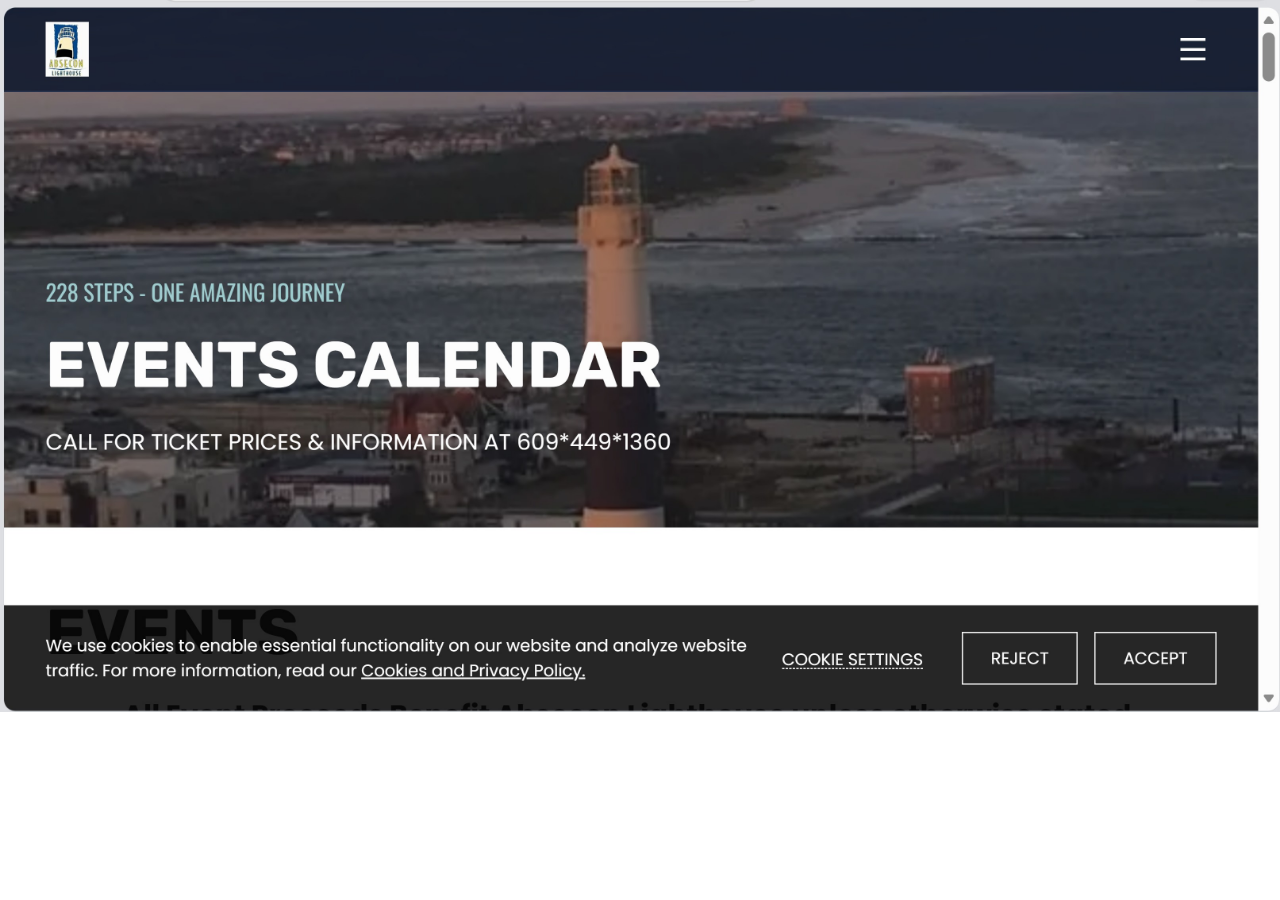
<file: venues/abseconlight.html>
<!DOCTYPE html>
<html lang="en">

<head>

<meta charset="utf-8">
<meta name="viewport" content="width=device-width, initial-scale=1">

<title>Absecon Lighthouse</title>

<style>

html, body {
    margin: 0;
    padding: 0;
    background: #ffffff;
    overflow: hidden;
}

img {
    display: block;
    width: 100%;
    height: auto;
    cursor: pointer;
}

</style>

<script>

function openEvents() {

    window.open(
        "https://abseconlighthouse.org/events/event/",
        "_blank"
    );

    if (window.parent) {

        const modal =
            window.parent.document.getElementById("viewerModal");

        const frame =
            window.parent.document.getElementById("mediaFrame");

        if (modal) {
            modal.style.display = "none";
        }

        if (frame) {
            frame.src = "";
        }
    }
}

</script>

</head>

<body>
<img
    src="../images/abseconlight-events.jpg"
    alt="Absecon Lighthouse"
    onclick="openEvents()">

</body>

</html>
</file>
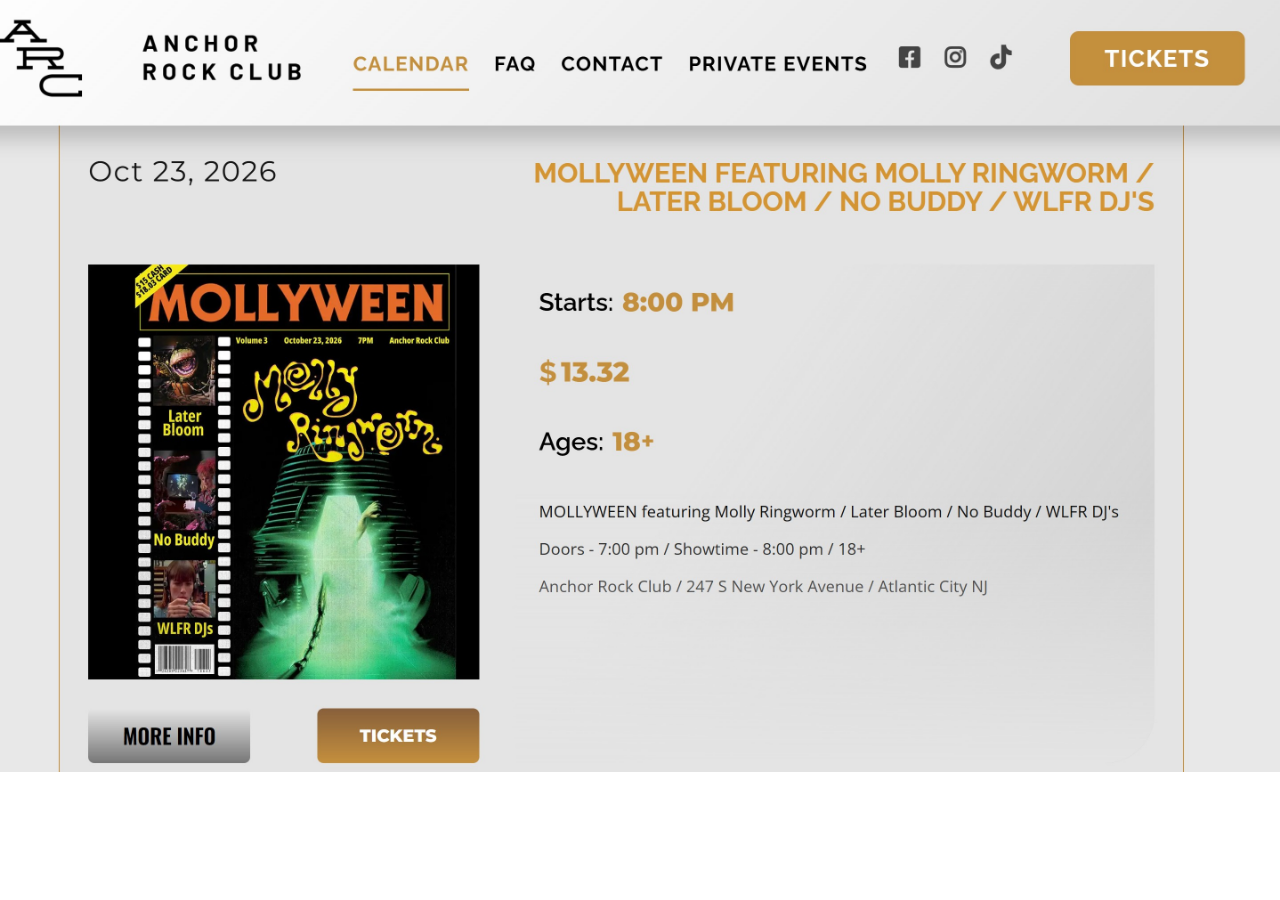
<file: venues/anchorrock.html>
<!DOCTYPE html>
<html lang="en">

<head>

<meta charset="utf-8">
<meta name="viewport" content="width=device-width, initial-scale=1">

<title>Anchor Rock Club</title>

<style>

html, body {
    margin: 0;
    padding: 0;
    background: #ffffff;
    overflow: hidden;
}

img {
    display: block;
    width: 100%;
    height: auto;
    cursor: pointer;
}

</style>

<script>

function openEvents() {

    window.open(
        "https://www.anchorrockclub.com/events-calendar",
        "_blank"
    );

    if (window.parent) {

        const modal =
            window.parent.document.getElementById("viewerModal");

        const frame =
            window.parent.document.getElementById("mediaFrame");

        if (modal) {
            modal.style.display = "none";
        }

        if (frame) {
            frame.src = "";
        }
    }
}

</script>

</head>

<body>
<img
    src="../images/anchorrock-events.jpg"
    alt="Anchor Rock Club (ARC) Events"
    onclick="openEvents()">

</body>

</html>
</file>
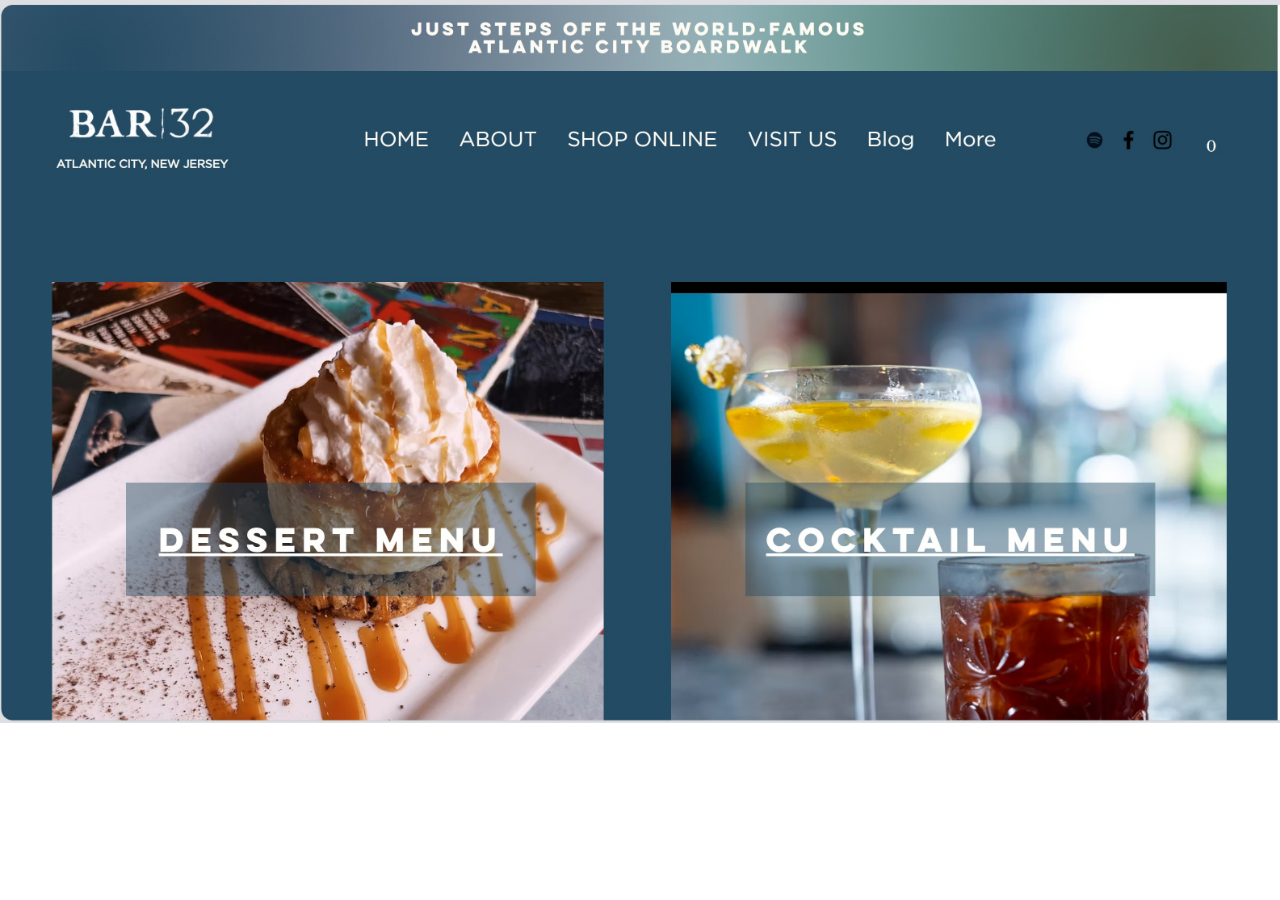
<file: venues/bar32.html>
<!DOCTYPE html>
<html lang="en">

<head>

<meta charset="utf-8">
<meta name="viewport" content="width=device-width, initial-scale=1">

<title>Bar 32 Chocolate & Cocktails</title>

<style>

html, body {
    margin: 0;
    padding: 0;
    background: #ffffff;
    overflow: hidden;
}

img {
    display: block;
    width: 100%;
    height: auto;
    cursor: pointer;
}

</style>

<script>

function openEvents() {

    window.open(
        "https://www.bar32chocolate.com/dessert-bar",
        "_blank"
    );

    if (window.parent) {

        const modal =
            window.parent.document.getElementById("viewerModal");

        const frame =
            window.parent.document.getElementById("mediaFrame");

        if (modal) {
            modal.style.display = "none";
        }

        if (frame) {
            frame.src = "";
        }
    }
}

</script>

</head>

<body>
<img
    src="../images/bar32-events.jpg"
    alt="Bar 32 Menu Events"
    onclick="openEvents()">

</body>

</html>
</file>
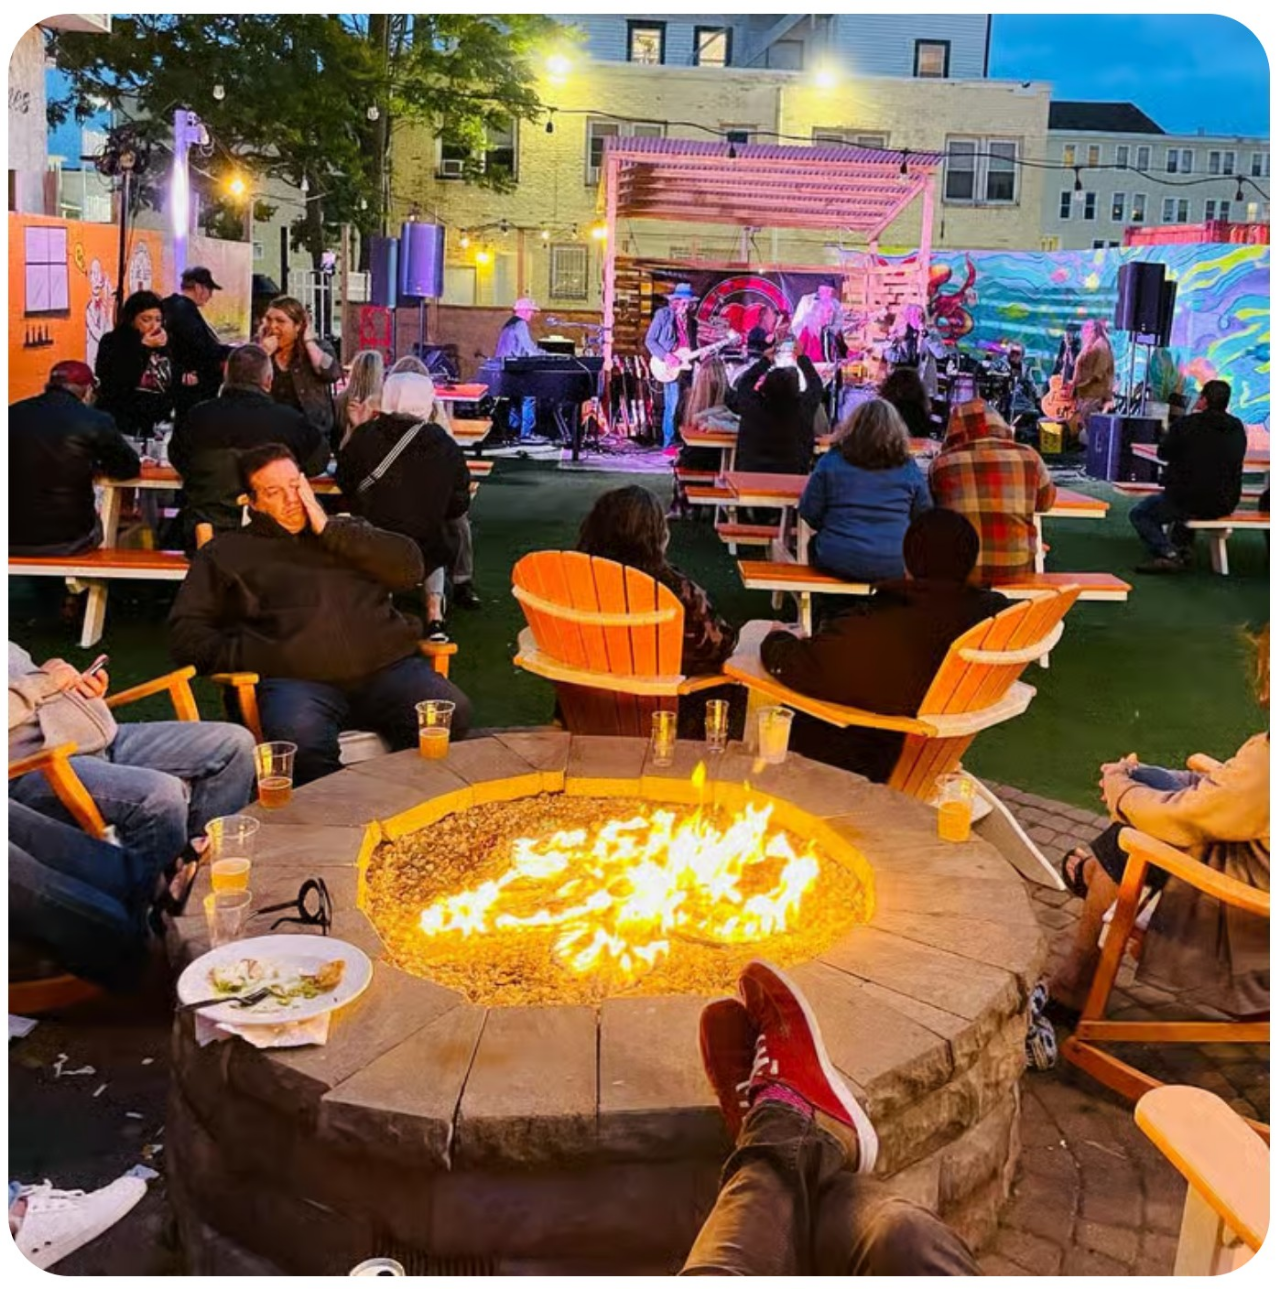
<file: venues/beerhall.html>
<!DOCTYPE html>
<html lang="en">

<head>

<meta charset="utf-8">
<meta name="viewport" content="width=device-width, initial-scale=1">

<title>Tennessee Avenue Beer Hall</title>

<style>

html, body {
    margin: 0;
    padding: 0;
    background: #ffffff;
    overflow: hidden;
}

img {
    display: block;
    width: 100%;
    height: auto;
    cursor: pointer;
}

</style>

<script>

function openEvents() {

    window.open(
        "https://tennesseeavenuebeerhall.com/events",
        "_blank"
    );

    if (window.parent) {

        const modal =
            window.parent.document.getElementById("viewerModal");

        const frame =
            window.parent.document.getElementById("mediaFrame");

        if (modal) {
            modal.style.display = "none";
        }

        if (frame) {
            frame.src = "";
        }
    }
}

</script>

</head>

<body>
<img
    src="../images/beerhall-events.jpg"
    alt="Tennessee Avenue Beer Hall Events"
    onclick="openEvents()">

</body>

</html>
</file>
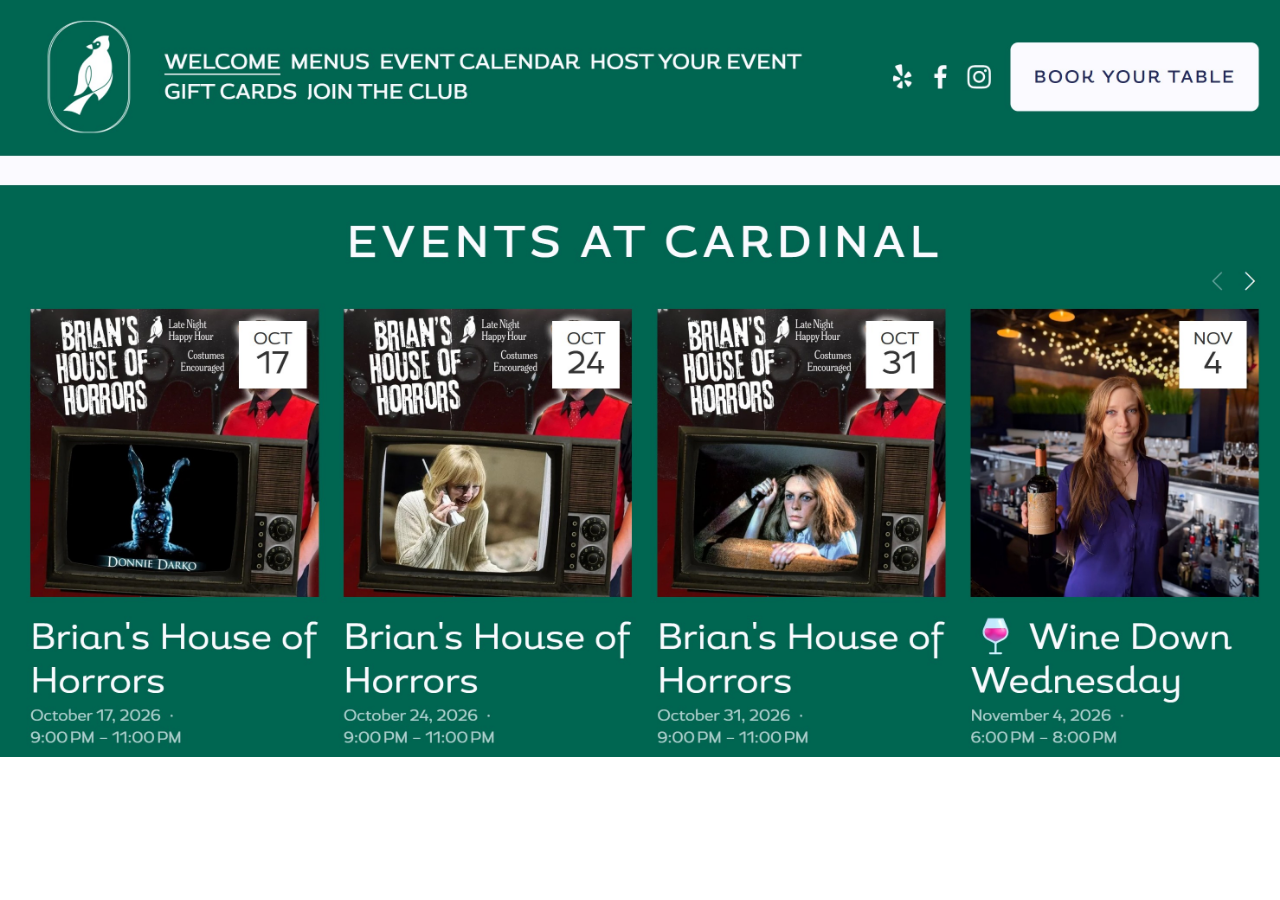
<file: venues/cardinal.html>
<!DOCTYPE html>
<html lang="en">

<head>

<meta charset="utf-8">
<meta name="viewport" content="width=device-width, initial-scale=1">

<title>Cardinal Atlantic City</title>

<style>

html, body {
    margin: 0;
    padding: 0;
    background: #ffffff;
    overflow: hidden;
}

img {
    display: block;
    width: 100%;
    height: auto;
    cursor: pointer;
}

</style>

<script>

function openEvents() {

    window.open(
        "https://www.cardinal-ac.com/menu",
        "_blank"
    );

    if (window.parent) {

        const modal =
            window.parent.document.getElementById("viewerModal");

        const frame =
            window.parent.document.getElementById("mediaFrame");

        if (modal) {
            modal.style.display = "none";
        }

        if (frame) {
            frame.src = "";
        }
    }
}

</script>

</head>

<body>
<img
    src="../images/cardinal-events.jpg"
    alt="Cardinal Events"
    onclick="openEvents()">

</body>

</html>
</file>
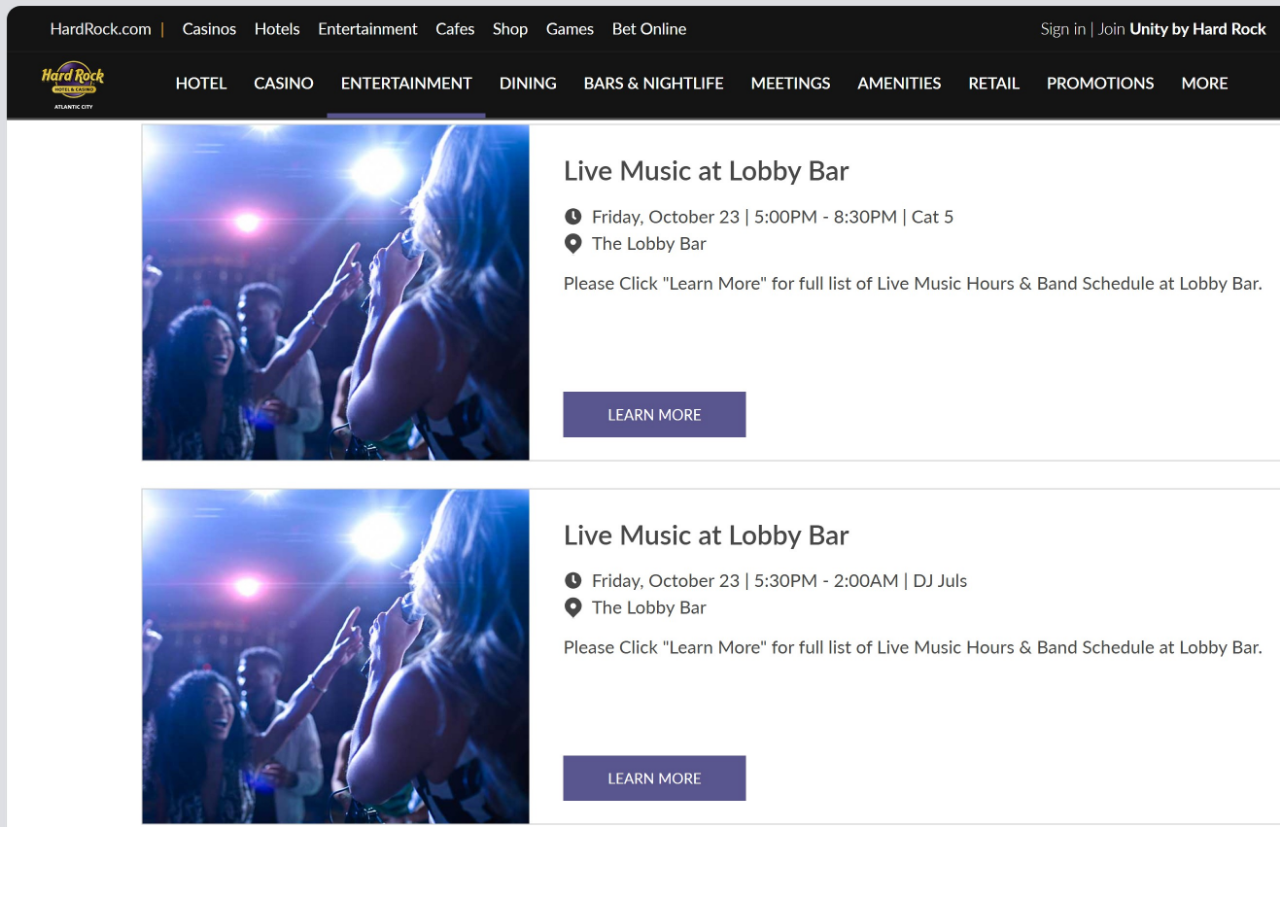
<file: venues/hardrock.html>
<!DOCTYPE html>
<html lang="en">

<head>

<meta charset="utf-8">
<meta name="viewport" content="width=device-width, initial-scale=1">

<title>Hard Rock Events</title>

<style>

html, body {
    margin: 0;
    padding: 0;
    background: #ffffff;
    overflow: hidden;
}

img {
    display: block;
    width: 100%;
    height: auto;
    cursor: pointer;
}

</style>

<script>

function openEvents() {

    window.open(
        "https://casino.hardrock.com/atlantic-city/event-calendar",
        "_blank"
    );

    if (window.parent) {

        const modal =
            window.parent.document.getElementById("viewerModal");

        const frame =
            window.parent.document.getElementById("mediaFrame");

        if (modal) {
            modal.style.display = "none";
        }

        if (frame) {
            frame.src = "";
        }
    }
}

</script>

</head>

<body>
<img
    src="../images/hardrock-events.jpg"
    alt="Hard Rock Events"
    onclick="openEvents()">

</body>

</html>
</file>
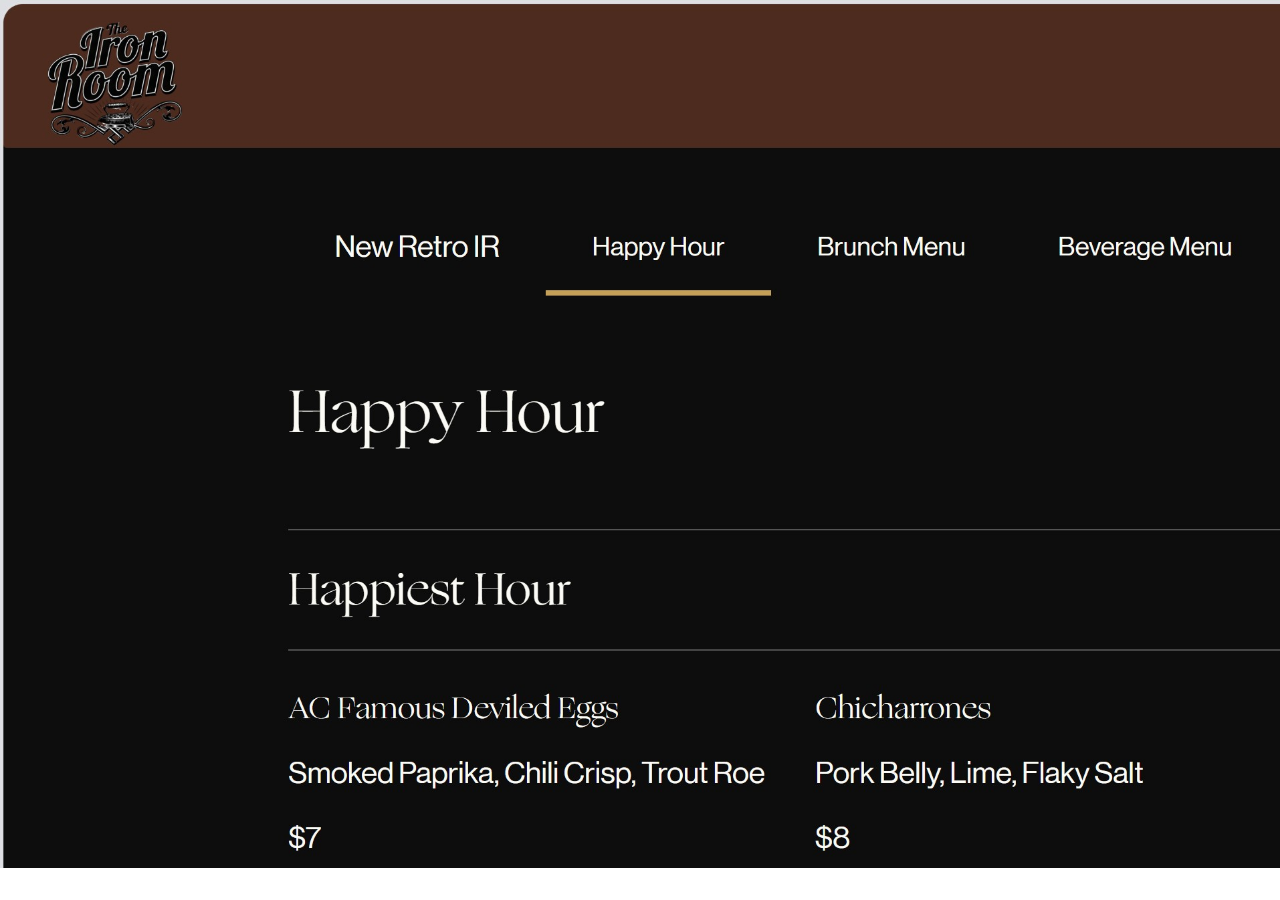
<file: venues/ironroom.html>
<!DOCTYPE html>
<html lang="en">

<head>

<meta charset="utf-8">
<meta name="viewport" content="width=device-width, initial-scale=1">

<title>The Iron Room</title>

<style>

html, body {
    margin: 0;
    padding: 0;
    background: #ffffff;
    overflow: hidden;
}

img {
    display: block;
    width: 100%;
    height: auto;
    cursor: pointer;
}

</style>

<script>

function openEvents() {

    window.open(
        "https://www.theironroomac.com/menus",
        "_blank"
    );

    if (window.parent) {

        const modal =
            window.parent.document.getElementById("viewerModal");

        const frame =
            window.parent.document.getElementById("mediaFrame");

        if (modal) {
            modal.style.display = "none";
        }

        if (frame) {
            frame.src = "";
        }
    }
}

</script>

</head>

<body>
<img
    src="../images/ironroom-events.jpg"
    alt="The Iron Room Menus"
    onclick="openEvents()">

</body>

</html>
</file>
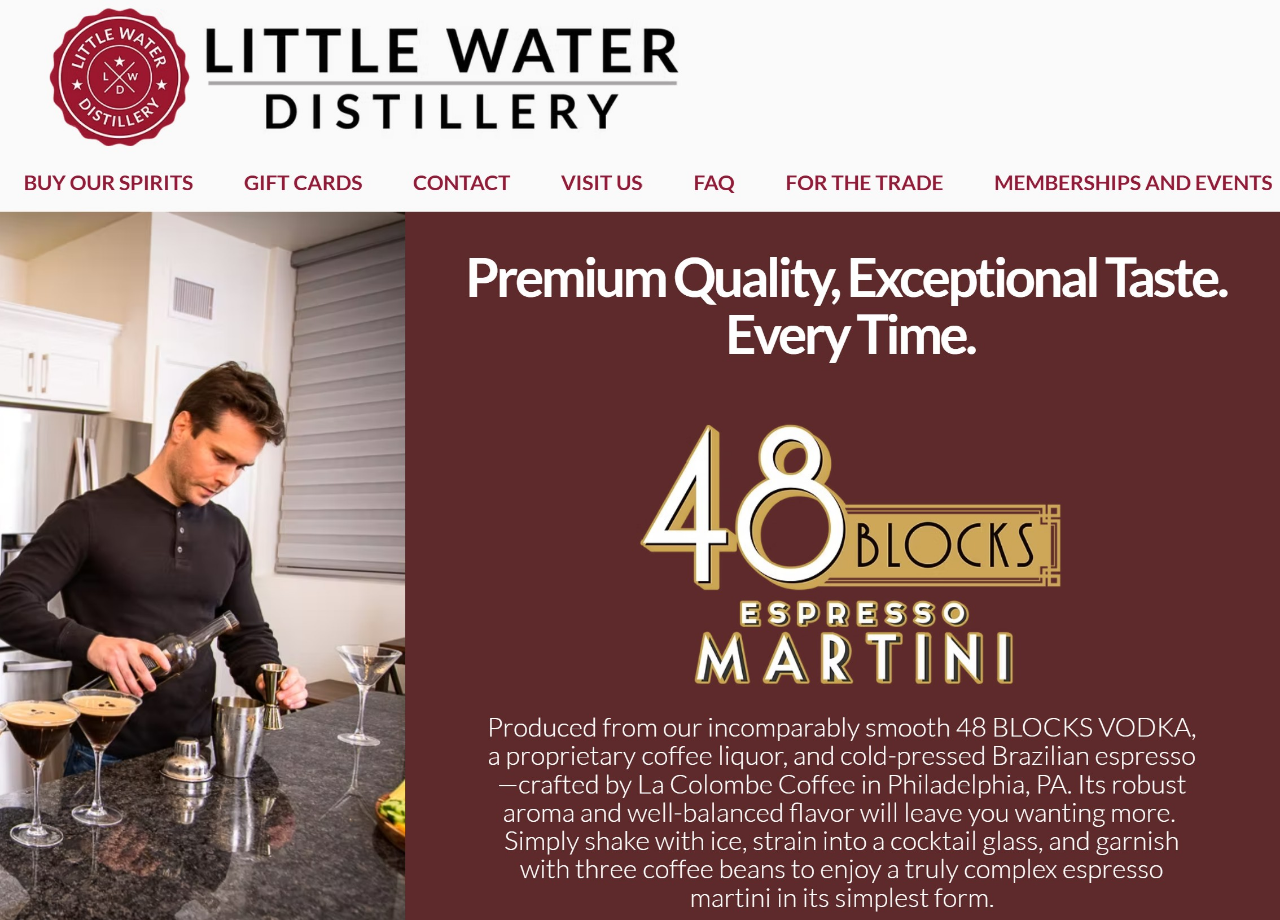
<file: venues/littlewater.html>
<!DOCTYPE html>
<html lang="en">

<head>

<meta charset="utf-8">
<meta name="viewport" content="width=device-width, initial-scale=1">

<title>Little Water Distillery</title>

<style>

html, body {
    margin: 0;
    padding: 0;
    background: #ffffff;
    overflow: hidden;
}

img {
    display: block;
    width: 100%;
    height: auto;
    cursor: pointer;
}

</style>

<script>

function openEvents() {

    window.open(
        "https://www.lwdco.com/",
        "_blank"
    );

    if (window.parent) {

        const modal =
            window.parent.document.getElementById("viewerModal");

        const frame =
            window.parent.document.getElementById("mediaFrame");

        if (modal) {
            modal.style.display = "none";
        }

        if (frame) {
            frame.src = "";
        }
    }
}

</script>

</head>

<body>
<img
    src="../images/littlewater-events.jpg"
    alt="Little Water Distillery"
    onclick="openEvents()">

</body>

</html>
</file>
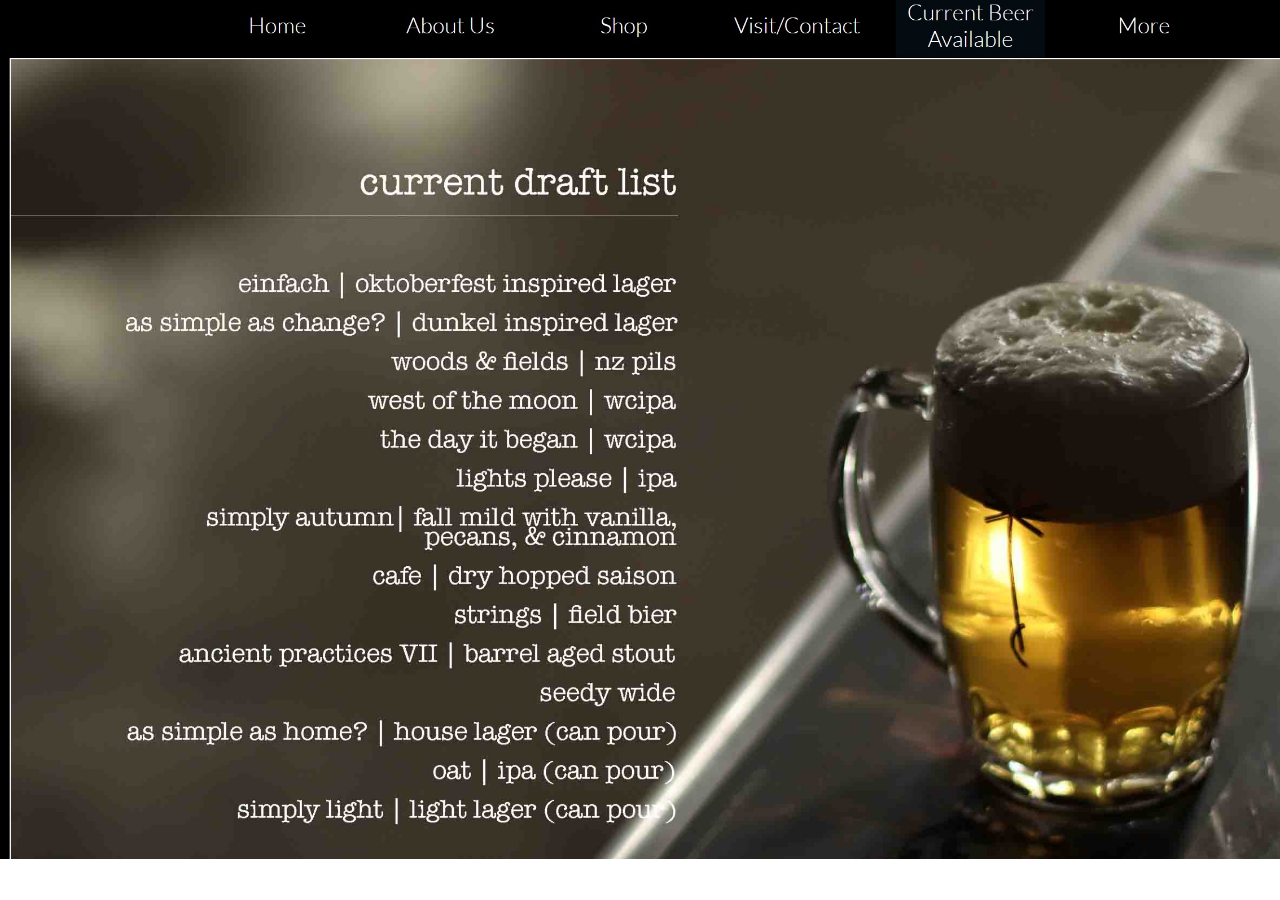
<file: venues/seed.html>
<!DOCTYPE html>
<html lang="en">

<head>

<meta charset="utf-8">
<meta name="viewport" content="width=device-width, initial-scale=1">

<title>The Seed: A living beer project</title>

<style>

html, body {
    margin: 0;
    padding: 0;
    background: #ffffff;
    overflow: hidden;
}

img {
    display: block;
    width: 100%;
    height: auto;
    cursor: pointer;
}

</style>

<script>

function openEvents() {

    window.open(
        "https://theseedbeer.com/current-beer-available",
        "_blank"
    );

    if (window.parent) {

        const modal =
            window.parent.document.getElementById("viewerModal");

        const frame =
            window.parent.document.getElementById("mediaFrame");

        if (modal) {
            modal.style.display = "none";
        }

        if (frame) {
            frame.src = "";
        }
    }
}

</script>

</head>

<body>
<img
    src="../images/seed-events.jpg"
    alt="The Seed: A living beer project"
    onclick="openEvents()">

</body>

</html>
</file>
